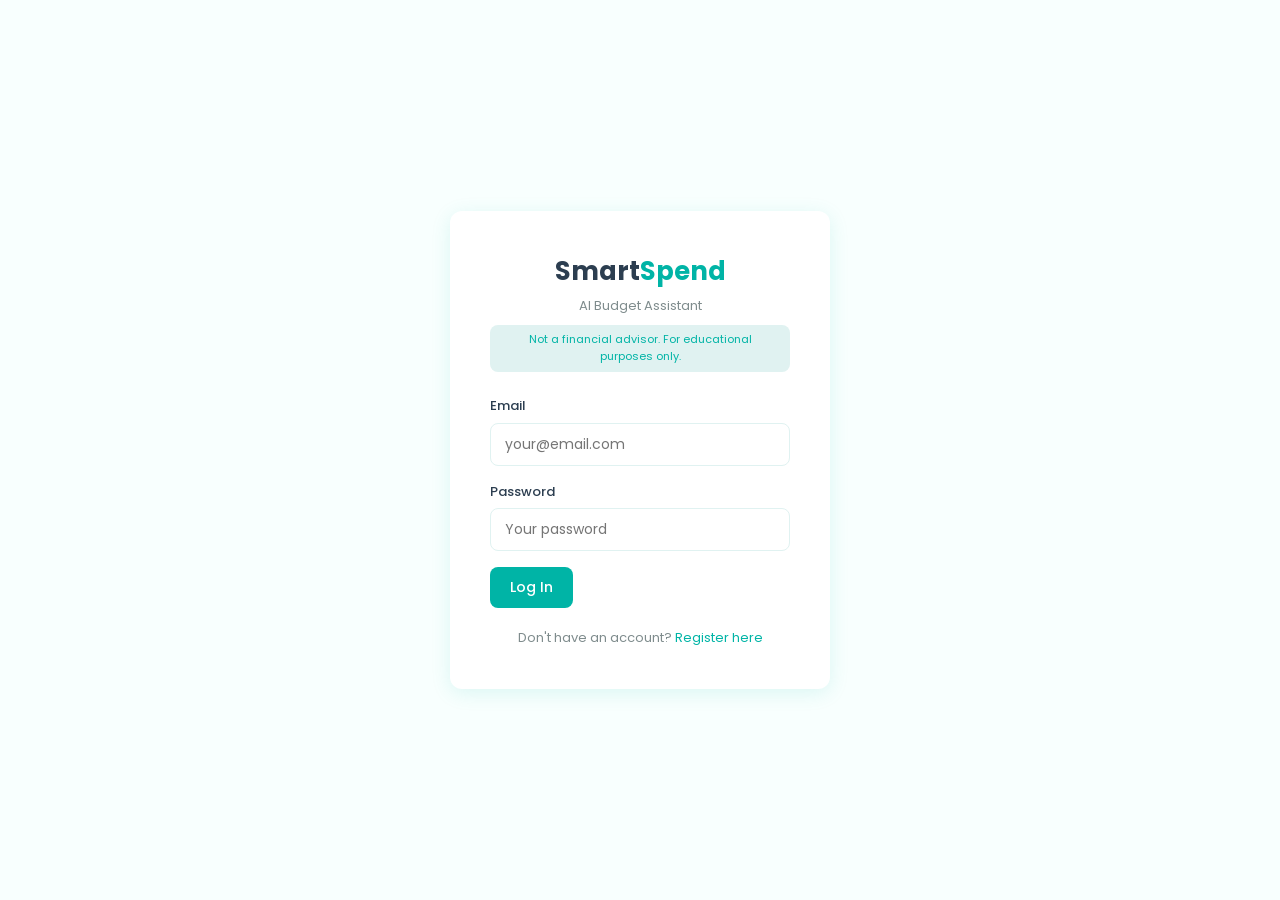
<file: tier1-frontend/login.html>
<!DOCTYPE html>
<html lang="en">
<head>
  <meta charset="UTF-8" />
  <meta name="viewport" content="width=device-width, initial-scale=1.0" />
  <title>SmartSpend - Login</title>
  <link rel="stylesheet" href="css/style.css" />
</head>
<body class="auth-page">

  <div class="auth-container">
    <div class="auth-card">
      <h1 class="logo">Smart<span>Spend</span></h1>
      <p class="tagline">AI Budget Assistant</p>
      <p class="disclaimer">Not a financial advisor. For educational purposes only.</p>

      <form id="login-form">
        <div class="form-group">
          <label for="email">Email</label>
          <input type="email" id="email" placeholder="your@email.com" required />
        </div>
        <div class="form-group">
          <label for="password">Password</label>
          <input type="password" id="password" placeholder="Your password" required />
        </div>
        <div id="error-msg" class="error-msg hidden"></div>
        <button type="submit" class="btn-primary">Log In</button>
      </form>

      <p class="auth-switch">Don't have an account? <a href="register.html">Register here</a></p>
    </div>
  </div>

  <script src="js/auth.js"></script>

</body>
</html>
</file>
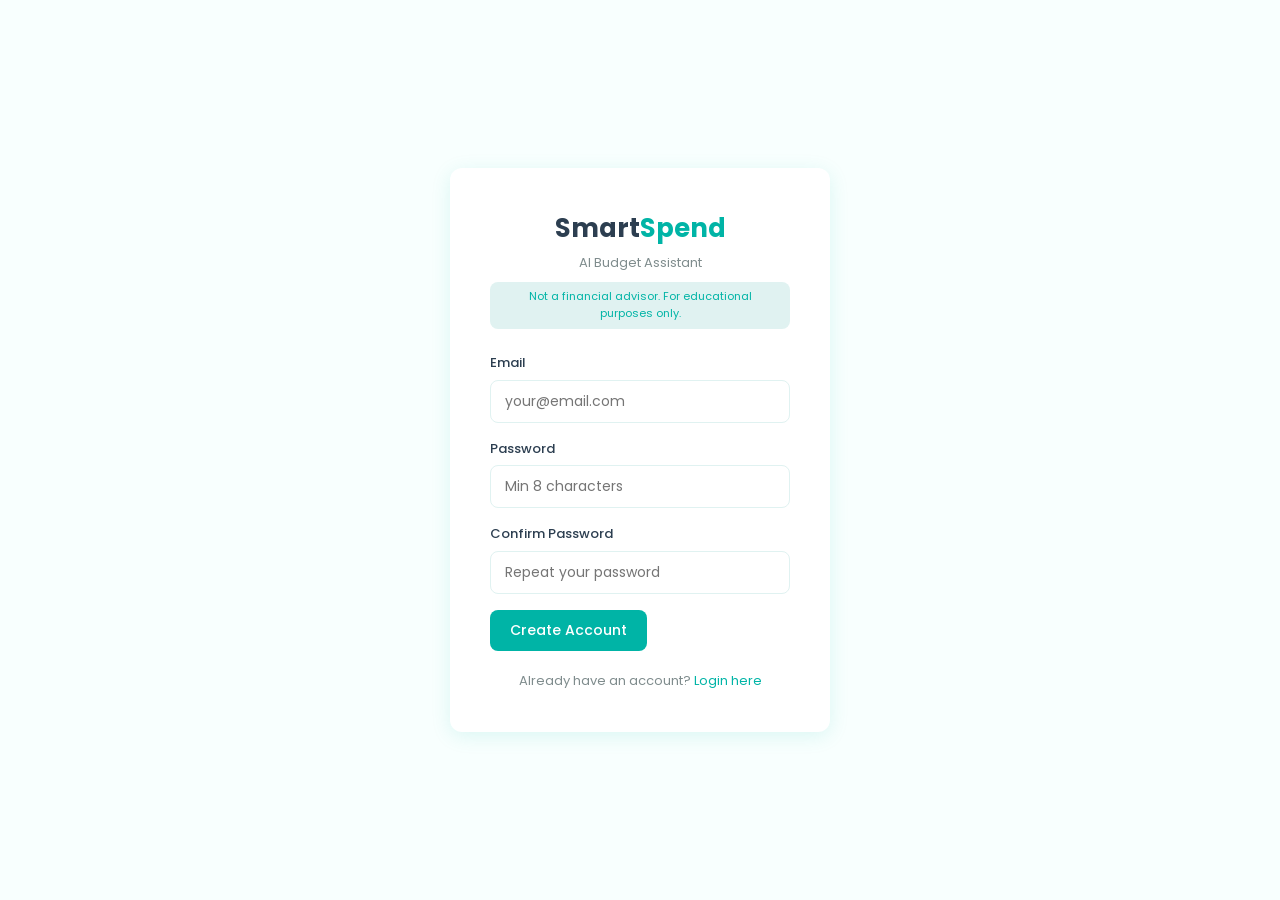
<file: tier1-frontend/register.html>
<!DOCTYPE html>
<html lang="en">
<head>
  <meta charset="UTF-8" />
  <meta name="viewport" content="width=device-width, initial-scale=1.0" />
  <title>SmartSpend - Register</title>
  <link rel="stylesheet" href="css/style.css" />
</head>
<body class="auth-page">

  <div class="auth-container">
    <div class="auth-card">
      <h1 class="logo">Smart<span>Spend</span></h1>
      <p class="tagline">AI Budget Assistant</p>
      <p class="disclaimer">Not a financial advisor. For educational purposes only.</p>

      <form id="register-form">
        <div class="form-group">
          <label for="email">Email</label>
          <input type="email" id="email" placeholder="your@email.com" required />
        </div>
        <div class="form-group">
          <label for="password">Password</label>
          <input type="password" id="password" placeholder="Min 8 characters" required />
        </div>
        <div class="form-group">
          <label for="confirm-password">Confirm Password</label>
          <input type="password" id="confirm-password" placeholder="Repeat your password" required />
        </div>
        <div id="error-msg" class="error-msg hidden"></div>
        <button type="submit" class="btn-primary">Create Account</button>
      </form>

      <p class="auth-switch">Already have an account? <a href="login.html">Login here</a></p>
    </div>
  </div>

  <script src="js/auth.js"></script>

</body>
</html>
</file>
<file: tier1-frontend/css/style.css>
@import url('https://fonts.googleapis.com/css2?family=Poppins:wght@300;400;500;600;700&display=swap');

:root {
  --primary:     #00B4A6;
  --primary-dark:#008F84;
  --bg:          #F8FFFE;
  --white:       #FFFFFF;
  --text:        #2C3E50;
  --text-muted:  #7F8C8D;
  --border:      #E0F2F1;
  --shadow:      0 2px 12px rgba(0, 180, 166, 0.08);
  --shadow-md:   0 4px 20px rgba(0, 180, 166, 0.12);
  --radius:      12px;
  --radius-sm:   8px;
  --risk-green:  #27AE60;
  --risk-amber:  #F39C12;
  --risk-red:    #E74C3C;
}

* { box-sizing: border-box; margin: 0; padding: 0; }

body {
  font-family: 'Poppins', sans-serif;
  background: var(--bg);
  color: var(--text);
  font-size: 15px;
  line-height: 1.6;
}

a { color: var(--primary); text-decoration: none; }
a:hover { text-decoration: underline; }

.logo { font-size: 1.6rem; font-weight: 700; color: var(--text); }
.logo span { color: var(--primary); }

.btn-primary {
  background: var(--primary);
  color: var(--white);
  border: none;
  border-radius: var(--radius-sm);
  padding: 10px 20px;
  font-family: 'Poppins', sans-serif;
  font-size: 14px;
  font-weight: 500;
  cursor: pointer;
  transition: background 0.2s, transform 0.1s;
}
.btn-primary:hover { background: var(--primary-dark); }
.btn-primary:active { transform: scale(0.98); }

.btn-secondary {
  background: transparent;
  color: var(--primary);
  border: 1.5px solid var(--primary);
  border-radius: var(--radius-sm);
  padding: 8px 16px;
  font-family: 'Poppins', sans-serif;
  font-size: 14px;
  font-weight: 500;
  cursor: pointer;
  transition: all 0.2s;
  text-decoration: none;
  display: inline-block;
}
.btn-secondary:hover { background: var(--primary); color: var(--white); text-decoration: none; }

.btn-outline {
  background: transparent;
  color: var(--text-muted);
  border: 1.5px solid var(--border);
  border-radius: var(--radius-sm);
  padding: 8px 16px;
  font-family: 'Poppins', sans-serif;
  font-size: 14px;
  cursor: pointer;
  transition: all 0.2s;
}
.btn-outline:hover { border-color: var(--risk-red); color: var(--risk-red); }

.full-width { width: 100%; }

.form-group { margin-bottom: 16px; }
.form-group label { display: block; font-size: 13px; font-weight: 500; color: var(--text); margin-bottom: 6px; }
.form-group input {
  width: 100%;
  padding: 10px 14px;
  border: 1.5px solid var(--border);
  border-radius: var(--radius-sm);
  font-family: 'Poppins', sans-serif;
  font-size: 14px;
  color: var(--text);
  background: var(--white);
  transition: border-color 0.2s;
  outline: none;
}
.form-group input:focus { border-color: var(--primary); }

.error-msg {
  background: #FDECEA;
  color: var(--risk-red);
  border-radius: var(--radius-sm);
  padding: 10px 14px;
  font-size: 13px;
  margin-bottom: 14px;
}
.hidden { display: none; }

.auth-page {
  min-height: 100vh;
  display: flex;
  align-items: center;
  justify-content: center;
  background: var(--bg);
}
.auth-container { width: 100%; max-width: 420px; padding: 20px; }
.auth-card {
  background: var(--white);
  border-radius: var(--radius);
  box-shadow: var(--shadow-md);
  padding: 40px;
}
.auth-card .logo { text-align: center; margin-bottom: 4px; }
.tagline { text-align: center; color: var(--text-muted); font-size: 13px; margin-bottom: 8px; }
.disclaimer {
  text-align: center;
  color: var(--primary);
  font-size: 11px;
  background: #E0F2F1;
  border-radius: var(--radius-sm);
  padding: 6px 12px;
  margin-bottom: 24px;
}
.auth-switch { text-align: center; font-size: 13px; color: var(--text-muted); margin-top: 20px; }

.header {
  background: var(--white);
  border-bottom: 1.5px solid var(--border);
  padding: 12px 24px;
  display: flex;
  align-items: center;
  justify-content: space-between;
  position: sticky;
  top: 0;
  z-index: 100;
}
.header-left .disclaimer { font-size: 11px; color: var(--primary); background: none; padding: 0; margin: 0; text-align: left; }
.header-right { display: flex; align-items: center; gap: 12px; }
.user-email { font-size: 13px; color: var(--text-muted); }

.chat-page { height: 100vh; display: flex; flex-direction: column; }
.chat-layout { display: flex; flex: 1; overflow: hidden; }

.sidebar {
  width: 260px;
  background: var(--white);
  border-right: 1.5px solid var(--border);
  padding: 16px;
  display: flex;
  flex-direction: column;
  gap: 12px;
  overflow-y: auto;
  flex-shrink: 0;
}
.session-list { display: flex; flex-direction: column; gap: 2px; }

.session-item {
  position: relative;
  display: flex;
  align-items: center;
  padding: 6px 12px;
  border-radius: var(--radius-sm);
  cursor: pointer;
  font-size: 13px;
  color: var(--text);
  border: 1.5px solid transparent;
  transition: all 0.2s;
}
.session-item:hover { background: var(--bg); border-color: var(--border); }
.session-item.active { background: #E0F2F1; border-color: var(--primary); color: var(--primary); font-weight: 500; }

.session-menu { font-size: 16px; color: var(--text-muted); padding: 2px 6px; cursor: pointer; border-radius: 4px; flex-shrink: 0; }
.session-menu:hover { background: var(--border); color: var(--primary); }

.session-dropdown {
  position: absolute;
  top: 100%;
  right: 0;
  background: var(--white);
  border: 1.5px solid var(--border);
  border-radius: var(--radius-sm);
  box-shadow: var(--shadow-md);
  z-index: 200;
  min-width: 120px;
  overflow: hidden;
}
.session-dropdown button {
  display: block;
  width: 100%;
  padding: 8px 14px;
  text-align: left;
  font-family: 'Poppins', sans-serif;
  font-size: 13px;
  background: none;
  border: none;
  cursor: pointer;
  color: var(--text);
}
.session-dropdown button:hover { background: var(--bg); }

.chat-main {
  flex: 1;
  display: flex;
  flex-direction: column;
  min-width: 0;
  max-width: 900px;
  margin: 0 auto;
  width: 100%;
}

.chat-box {
  flex: 1;
  overflow-y: auto;
  padding: 24px;
  display: flex;
  flex-direction: column;
  gap: 16px;
}

.welcome-msg { text-align: center; max-width: 500px; margin: auto; padding: 40px 20px; }
.welcome-msg h2 { font-size: 1.4rem; color: var(--primary); margin-bottom: 12px; }
.welcome-msg p { color: var(--text-muted); font-size: 14px; margin-bottom: 8px; }
.welcome-msg .example {
  font-size: 13px;
  background: #E0F2F1;
  border-radius: var(--radius-sm);
  padding: 10px 14px;
  color: var(--primary-dark);
  margin-top: 12px;
}

.message { display: flex; gap: 10px; align-items: flex-start; animation: fadeUp 0.3s ease; }
@keyframes fadeUp { from { opacity: 0; transform: translateY(8px); } to { opacity: 1; transform: translateY(0); } }
.message.user { flex-direction: row-reverse; }

.bubble {
  max-width: 70%;
  padding: 12px 16px;
  border-radius: var(--radius);
  font-size: 14px;
  line-height: 1.6;
}
.message.bot .bubble { background: var(--white); border: 1.5px solid var(--border); border-top-left-radius: 4px; }
.message.user .bubble { background: var(--primary); color: var(--white); border-top-right-radius: 4px; }

.result-card { margin-top: 12px; border-radius: var(--radius-sm); padding: 16px; border: 1.5px solid var(--border); background: var(--bg); }
.result-card.green { border-color: var(--risk-green); background: #F0FBF4; }
.result-card.yellow { border-color: var(--risk-amber); background: #FEF9EE; }
.result-card.red   { border-color: var(--risk-red);   background: #FEF0EE; }

.risk-badge { display: inline-block; padding: 4px 12px; border-radius: 20px; font-size: 12px; font-weight: 600; margin-bottom: 12px; }
.risk-badge.green { background: #D4EFDF; color: var(--risk-green); }
.risk-badge.yellow { background: #FDEBD0; color: var(--risk-amber); }
.risk-badge.red   { background: #FADBD8; color: var(--risk-red); }

.result-row { display: flex; justify-content: space-between; padding: 6px 0; border-bottom: 1px solid var(--border); font-size: 13px; }
.result-row:last-child { border-bottom: none; }
.result-label { color: var(--text-muted); }
.result-value { font-weight: 500; }
.result-value.positive { color: var(--risk-green); }
.result-value.negative { color: var(--risk-red); }
.result-value.warning  { color: var(--risk-amber); }

.quick-reply-btn {
  background: var(--white);
  border: 1.5px solid var(--primary);
  color: var(--primary);
  border-radius: 20px;
  padding: 6px 14px;
  font-family: 'Poppins', sans-serif;
  font-size: 13px;
  cursor: pointer;
  transition: all 0.2s;
  pointer-events: all;
  position: relative;
  z-index: 1;
}
.quick-reply-btn:hover { background: var(--primary); color: var(--white); }

.quick-replies-container {
  display: flex;
  flex-wrap: wrap;
  gap: 8px;
  padding: 8px 24px;
  flex-shrink: 0;
  min-height: 0;
}

.quick-replies-inline {
  display: flex;
  flex-wrap: wrap;
  gap: 8px;
  margin-top: 10px;
}

.input-area {
  padding: 16px 24px;
  background: var(--white);
  border-top: 1.5px solid var(--border);
  display: flex;
  gap: 12px;
  align-items: flex-end;
  flex-shrink: 0;
}
.input-area textarea {
  flex: 1;
  padding: 10px 14px;
  border: 1.5px solid var(--border);
  border-radius: var(--radius-sm);
  font-family: 'Poppins', sans-serif;
  font-size: 14px;
  color: var(--text);
  resize: none;
  outline: none;
  transition: border-color 0.2s;
}
.input-area textarea:focus { border-color: var(--primary); }

.dashboard-layout { max-width: 900px; margin: 32px auto; padding: 0 24px; display: flex; flex-direction: column; gap: 24px; }
.card { background: var(--white); border-radius: var(--radius); box-shadow: var(--shadow); padding: 24px; }
.card h2 { font-size: 1.1rem; font-weight: 600; margin-bottom: 20px; color: var(--text); }

.health-score-display { display: flex; align-items: center; gap: 24px; }
.score-circle {
  width: 100px;
  height: 100px;
  border-radius: 50%;
  background: #E0F2F1;
  border: 4px solid var(--primary);
  display: flex;
  align-items: center;
  justify-content: center;
  flex-shrink: 0;
}
#score-number { font-size: 1.8rem; font-weight: 700; color: var(--primary); }
.score-desc { font-size: 13px; color: var(--text-muted); margin-top: 6px; }

.stats-row { display: grid; grid-template-columns: repeat(3, 1fr); gap: 16px; }
.stat-card { background: var(--white); border-radius: var(--radius); box-shadow: var(--shadow); padding: 20px; text-align: center; }
.stat-label { font-size: 12px; color: var(--text-muted); margin-bottom: 8px; }
.stat-value { font-size: 1.3rem; font-weight: 600; color: var(--primary); }

.session-history { display: flex; flex-direction: column; gap: 10px; }
.history-item { padding: 12px 16px; border-radius: var(--radius-sm); border: 1.5px solid var(--border); font-size: 13px; cursor: pointer; transition: all 0.2s; }
.history-item:hover { border-color: var(--primary); background: #E0F2F1; }
.empty-msg { color: var(--text-muted); font-size: 13px; text-align: center; padding: 20px; }

@media (max-width: 768px) {
  .sidebar { display: none; }
  .stats-row { grid-template-columns: 1fr; }
  .bubble { max-width: 90%; }
  .header { padding: 10px 16px; }
  .dashboard-layout { padding: 0 16px; margin: 16px auto; }
}

/* WCAG AA Accessibility */
.sr-only {
  position: absolute;
  width: 1px;
  height: 1px;
  padding: 0;
  margin: -1px;
  overflow: hidden;
  clip: rect(0,0,0,0);
  white-space: nowrap;
  border: 0;
}

.skip-link {
  position: absolute;
  top: -100px;
  left: 16px;
  background: var(--primary);
  color: white;
  padding: 8px 16px;
  border-radius: var(--radius-sm);
  font-size: 14px;
  font-weight: 500;
  z-index: 9999;
  text-decoration: none;
  transition: top 0.2s;
}
.skip-link:focus { top: 16px; }

:focus-visible {
  outline: 3px solid var(--primary);
  outline-offset: 2px;
  border-radius: var(--radius-sm);
}

:focus:not(:focus-visible) { outline: none; }

.session-item:focus-visible,
.history-item:focus-visible {
  outline: 3px solid var(--primary);
  outline-offset: 0;
  background: #E0F2F1;
}

@media (forced-colors: active) {
  .btn-primary, .btn-secondary, .quick-reply-btn {
    border: 2px solid ButtonText;
  }
}


.session-item.pinned {
  border-color: transparent;
  background: transparent;
}



.sidebar-search { padding: 4px 0; }
.sidebar-search input {
  width: 100%;
  padding: 8px 12px;
  border: 1.5px solid var(--border);
  border-radius: var(--radius-sm);
  font-family: 'Poppins', sans-serif;
  font-size: 13px;
  color: var(--text);
  background: var(--bg);
  outline: none;
}
.sidebar-search input:focus { border-color: var(--primary); }
.project-folder { display: flex; flex-direction: column; gap: 2px; }
.project-header {
  display: flex;
  align-items: center;
  gap: 6px;
  padding: 1px 12px;
  border-radius: var(--radius-sm);
  cursor: pointer;
  font-size: 13px;
  font-weight: 500;
  color: var(--text);
  border: 1.5px solid transparent;
  transition: all 0.2s;
}
.project-header:hover { background: var(--bg); border-color: var(--border); }
.project-toggle { font-size: 10px; color: var(--text-muted); flex-shrink: 0; }
.project-name { flex: 1; }
.project-sessions { display: flex; flex-direction: column; gap: 2px; padding-left: 8px; }



#search-modal { display:none;position:fixed;inset:0;background:rgba(0,0,0,0.4);z-index:1000;align-items:flex-start;justify-content:center;padding-top:80px; }
#search-modal-results { max-height:400px;overflow-y:auto; }
.search-result-row { padding:12px 16px;cursor:pointer;border-bottom:1px solid var(--border); }
.search-result-row:hover { background:var(--bg); }
.rename-input { flex:1;border:1.5px solid var(--primary);border-radius:4px;padding:2px 6px;font-family:Poppins,sans-serif;font-size:13px;color:var(--text);outline:none;width:100%; }
.toast { position:fixed;bottom:80px;left:50%;transform:translateX(-50%);background:#2C3E50;color:#fff;padding:8px 18px;border-radius:20px;font-size:13px;font-family:Poppins,sans-serif;z-index:999;opacity:1;transition:opacity 0.4s;pointer-events:none; }


body.dark-mode {
  --primary:     #00C9B8;
  --primary-dark:#00B4A6;
  --bg:          #1A1A2E;
  --white:       #16213E;
  --text:        #E0E0E0;
  --text-muted:  #9E9E9E;
  --border:      #2A2A4A;
  --shadow:      0 2px 12px rgba(0,0,0,0.3);
  --shadow-md:   0 4px 20px rgba(0,0,0,0.4);
}
body.dark-mode .header { background: #16213E; }
body.dark-mode .sidebar { background: #16213E; }
body.dark-mode .bubble { background: #16213E; }
body.dark-mode .message.bot .bubble { background: #1E2A45; border-color: #2A2A4A; }
body.dark-mode .input-area { background: #16213E; }
body.dark-mode .session-item.active { background: #0F3460; }
body.dark-mode .result-card { background: #1E2A45; }
body.dark-mode .result-card.green { background: #0D2B1D; }
body.dark-mode .result-card.yellow { background: #2B2000; }
body.dark-mode .result-card.red { background: #2B0D0D; }
</file>
